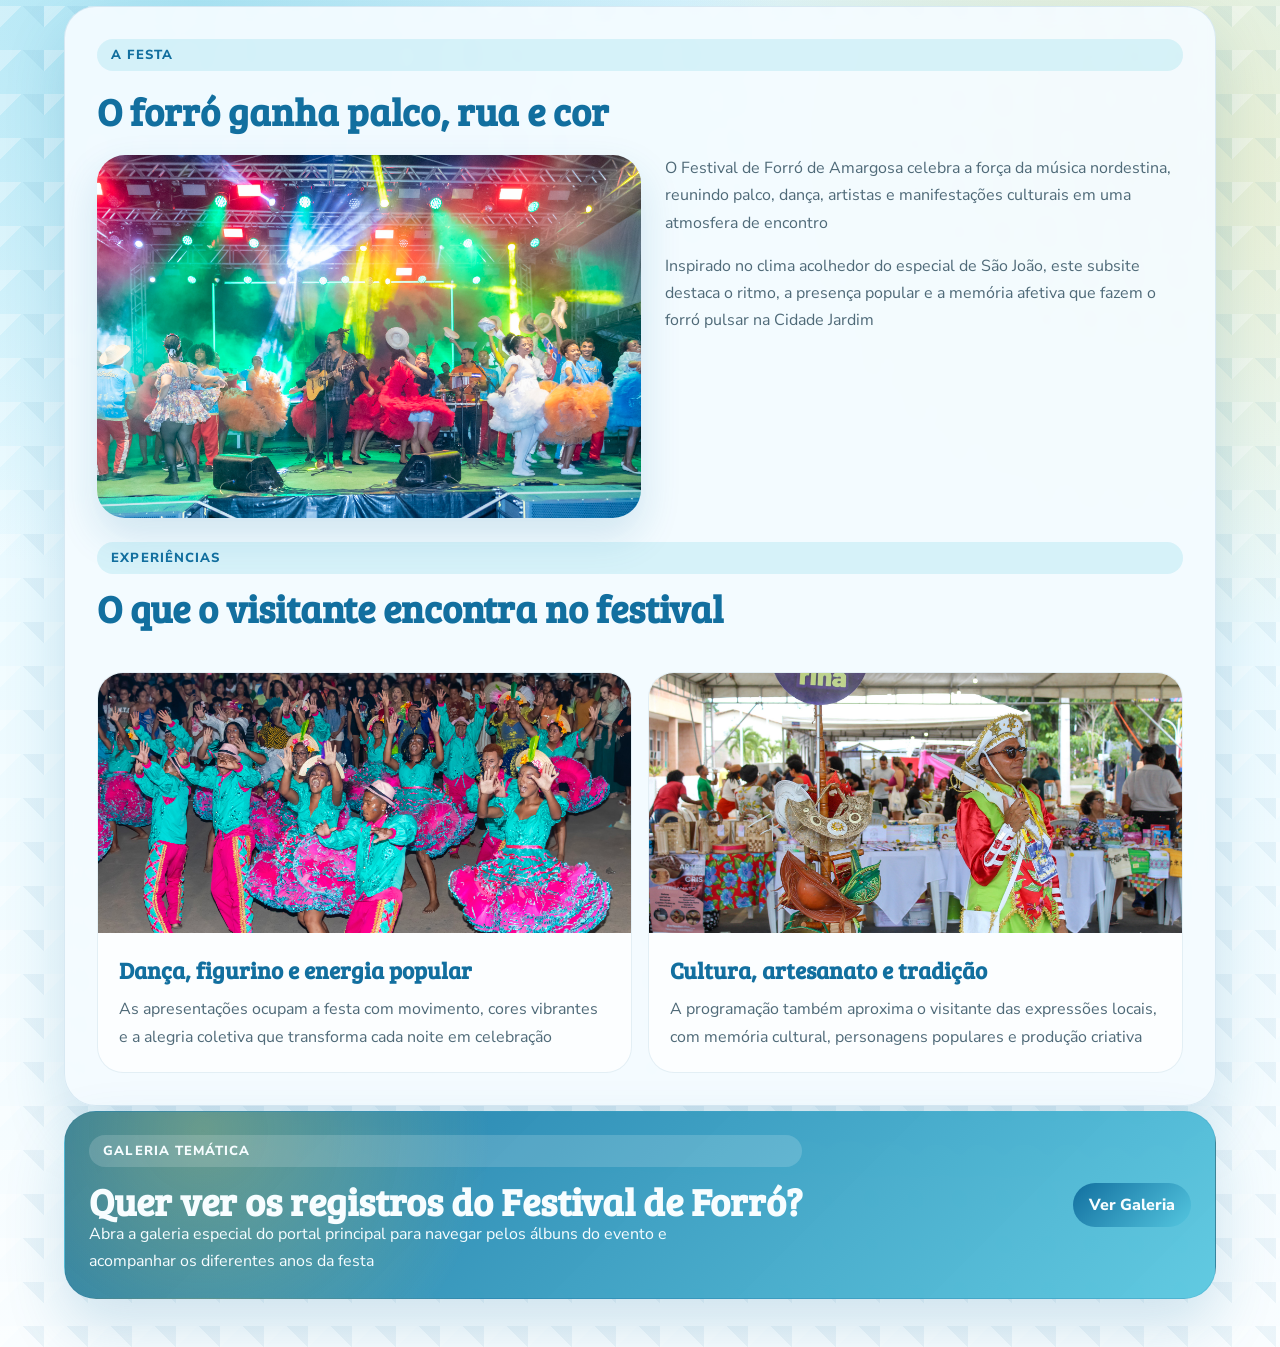
<file: festival-de-forro/index.html>
<!DOCTYPE html>
<html lang="pt-BR">
<head>
    <meta charset="UTF-8">
    <meta name="viewport" content="width=device-width, initial-scale=1.0">
    <title>Festival de Forr&oacute; de Amargosa</title>
    <meta name="description" content="Especial do Festival de Forr&oacute; de Amargosa com imagens, descri&ccedil;&otilde;es da festa e acesso &agrave; galeria tem&aacute;tica do portal de turismo.">
    <link rel="preconnect" href="https://fonts.googleapis.com">
    <link rel="preconnect" href="https://fonts.gstatic.com" crossorigin>
    <link href="https://fonts.googleapis.com/css2?family=Bree+Serif&family=Nunito+Sans:wght@400;600;700;800&display=swap" rel="stylesheet">
    <link rel="stylesheet" href="styles.css?v=20260412-2204">
</head>
<body>
    <div class="ff-shell">
        <main class="ff-main">
            <section class="ff-section ff-story ff-story--merged" aria-labelledby="festa-title">
                <div class="ff-story__header">
                    <span class="ff-section__eyebrow">A festa</span>
                    <h2 id="festa-title">O forr&oacute; ganha palco, rua e cor</h2>
                </div>

                <div class="ff-story__body">
                    <div class="ff-story__media">
                        <img src="../public/images/festival-forro/palco.jpg" alt="Apresenta&ccedil;&atilde;o do Festival de Forr&oacute; de Amargosa" loading="lazy" decoding="async">
                    </div>

                    <div class="ff-story__content">
                        <p>O Festival de Forr&oacute; de Amargosa celebra a for&ccedil;a da m&uacute;sica nordestina, reunindo palco, dan&ccedil;a, artistas e manifesta&ccedil;&otilde;es culturais em uma atmosfera de encontro</p>
                        <p>Inspirado no clima acolhedor do especial de S&atilde;o Jo&atilde;o, este subsite destaca o ritmo, a presen&ccedil;a popular e a mem&oacute;ria afetiva que fazem o forr&oacute; pulsar na Cidade Jardim</p>
                    </div>
                </div>

                <div class="ff-story__experience">
                    <div class="ff-section__heading">
                        <span class="ff-section__eyebrow">Experi&ecirc;ncias</span>
                        <h2 id="experiencia-title">O que o visitante encontra no festival</h2>
                    </div>

                    <div class="ff-experience__grid">
                        <article class="ff-experience__card">
                            <img src="../public/images/festival-forro/danca.jpg" alt="Quadrilha e dan&ccedil;arinos no Festival de Forr&oacute; de Amargosa" loading="lazy" decoding="async">
                            <div>
                                <h3>Dan&ccedil;a, figurino e energia popular</h3>
                                <p>As apresenta&ccedil;&otilde;es ocupam a festa com movimento, cores vibrantes e a alegria coletiva que transforma cada noite em celebra&ccedil;&atilde;o</p>
                            </div>
                        </article>

                        <article class="ff-experience__card">
                            <img src="../public/images/festival-forro/tradicao.jpg" alt="Personagem e feira cultural no Festival de Forr&oacute; de Amargosa" loading="lazy" decoding="async">
                            <div>
                                <h3>Cultura, artesanato e tradi&ccedil;&atilde;o</h3>
                                <p>A programa&ccedil;&atilde;o tamb&eacute;m aproxima o visitante das express&otilde;es locais, com mem&oacute;ria cultural, personagens populares e produ&ccedil;&atilde;o criativa</p>
                            </div>
                        </article>
                    </div>
                </div>
            </section>

            <section class="ff-section ff-gallery-cta" aria-labelledby="galeria-cta-title">
                <div>
                    <span class="ff-section__eyebrow">Galeria tem&aacute;tica</span>
                    <h2 id="galeria-cta-title">Quer ver os registros do Festival de Forr&oacute;?</h2>
                    <p>Abra a galeria especial do portal principal para navegar pelos &aacute;lbuns do evento e acompanhar os diferentes anos da festa</p>
                </div>

                <a class="ff-button ff-button--primary" href="../?gallery=festival-de-forro" target="_top" data-open-parent-gallery="festival-de-forro">Ver Galeria</a>
            </section>
        </main>
    </div>
    <script>
        document.querySelectorAll('[data-open-parent-gallery]').forEach((link) => {
            link.addEventListener('click', (event) => {
                const galleryKey = link.dataset.openParentGallery;

                if (!galleryKey || window.parent === window) {
                    return;
                }

                event.preventDefault();
                const targetOrigin = window.location.origin === 'null' ? '*' : window.location.origin;
                window.parent.postMessage({ type: 'amargosa-open-gallery', galleryKey }, targetOrigin);
            });
        });
    </script>
</body>
</html>
</file>
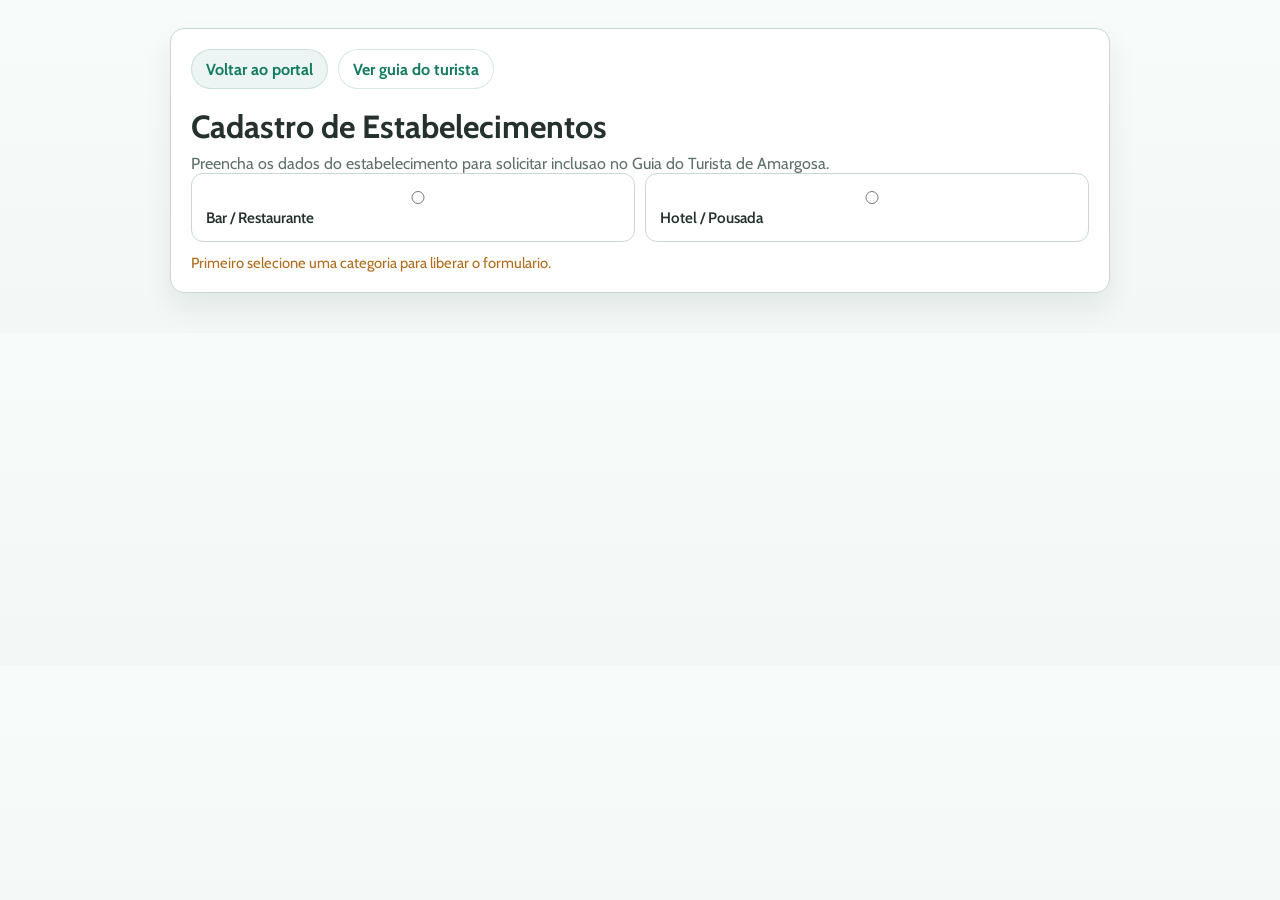
<file: formulario/index.html>
﻿<!DOCTYPE html>
<html lang="pt-BR">
<head>
  <meta charset="UTF-8">
  <meta name="viewport" content="width=device-width, initial-scale=1.0">
  <title>Cadastro de Estabelecimentos | Amargosa Turismo</title>
  <link rel="preconnect" href="https://fonts.googleapis.com">
  <link rel="preconnect" href="https://fonts.gstatic.com" crossorigin>
  <link href="https://fonts.googleapis.com/css2?family=Cabin:wght@400;500;600;700&display=swap" rel="stylesheet">
  <link rel="stylesheet" href="./formulario.css">
</head>
<body>
  <main class="page">
    <section class="panel">
      <div class="utility-links" aria-label="Atalhos do portal">
        <a class="utility-link" href="../">Voltar ao portal</a>
        <a class="utility-link utility-link--muted" href="../guia-do-turista.html">Ver guia do turista</a>
      </div>
      <h1>Cadastro de Estabelecimentos</h1>
      <p class="lead">Preencha os dados do estabelecimento para solicitar inclusao no Guia do Turista de Amargosa.</p>

      <div class="choice" role="radiogroup" aria-label="Tipo de estabelecimento">
        <label>
          <input type="radio" name="tipo" value="gastronomia">
          <span>Bar / Restaurante</span>
        </label>
        <label>
          <input type="radio" name="tipo" value="hotel">
          <span>Hotel / Pousada</span>
        </label>
      </div>
      <p class="tip" id="stepTip">Primeiro selecione uma categoria para liberar o formulario.</p>

      <div id="formWrap" hidden>
        <form id="cadastroForm">
          <div class="grid">
            <div class="field">
              <label for="nome">Nome do estabelecimento *</label>
              <input id="nome" name="nome" required>
            </div>
            <div class="field">
              <label for="cnpj">CNPJ</label>
              <input id="cnpj" name="cnpj" inputmode="numeric" placeholder="Ex: 00.000.000/0000-00">
            </div>

            <div class="field full">
              <label for="descricao">Descricao curta *</label>
              <textarea id="descricao" name="descricao" required></textarea>
            </div>

            <div class="field">
              <label for="logradouro">Rua / Avenida *</label>
              <input id="logradouro" name="logradouro" placeholder="Ex: Avenida Doutor Luis Sande" required>
            </div>
            <div class="field">
              <label for="numero">Numero *</label>
              <input id="numero" name="numero" placeholder="Ex: 196" required>
            </div>
            <div class="field">
              <label for="complemento">Complemento (opcional)</label>
              <input id="complemento" name="complemento" placeholder="Ex: Sala 02, fundos">
            </div>
            <div class="field">
              <label for="referencia">Ponto de referencia (opcional)</label>
              <input id="referencia" name="referencia" placeholder="Ex: Em frente a praca central">
            </div>
            <div class="field">
              <label for="bairro">Bairro *</label>
              <input id="bairro" name="bairro" placeholder="Ex: Centro" required>
            </div>

            <div class="field full">
              <label for="fotoArquivo">Foto do estabelecimento *</label>
              <input id="fotoArquivo" name="fotoArquivo" class="file-input-hidden" type="file" accept="image/*" capture="environment">
              <div class="upload-box">
                <button type="button" class="secondary upload-trigger" id="fotoBtn">Escolher foto</button>
                <span class="upload-name" id="fotoNome">Nenhuma foto selecionada</span>
                <div class="drop-zone" id="dropZone" tabindex="0" role="button" aria-label="Arraste e solte uma foto aqui ou toque para escolher">
                  Arraste a foto para ca ou toque aqui para escolher.
                </div>
                <div class="photo-preview" id="fotoPreviewWrap" hidden>
                  <img id="fotoPreview" alt="Preview da foto selecionada">
                </div>
              </div>
            </div>
          </div>

          <div class="grid category-fields" data-show="gastronomia" hidden>
            <div class="field">
              <label for="diaFuncionamento">Dia de funcionamento *</label>
              <input id="diaFuncionamento" name="diaFuncionamento" placeholder="Ex: Todos os dias ou nao funciona segunda-feira">
            </div>
            <div class="field">
              <label for="horario">Horario de atendimento *</label>
              <input id="horario" name="horario" inputmode="numeric" maxlength="15" placeholder="12561430">
            </div>
            <div class="field">
              <label for="gasExtra">Destaque (opcional)</label>
              <input id="gasExtra" name="gasExtra" placeholder="Ex: delivery disponivel">
            </div>
          </div>

          <div class="grid category-fields" data-show="hotel" hidden>
            <div class="field">
              <label for="statusHotel">Funcionamento da hospedagem *</label>
              <input id="statusHotel" name="statusHotel" placeholder="Ex: aberto todos os dias">
            </div>
            <div class="field">
              <label for="servicoHotel">Servico principal (opcional)</label>
              <input id="servicoHotel" name="servicoHotel" placeholder="Ex: cafe da manha incluso">
            </div>
            <div class="field">
              <label for="email">E-mail (opcional)</label>
              <input id="email" name="email" type="email" placeholder="contato@exemplo.com">
            </div>
          </div>

          <div class="grid">
            <div class="field">
              <label for="instagram">Instagram (opcional)</label>
              <input id="instagram" name="instagram" placeholder="https://www.instagram.com/...">
            </div>
            <div class="field">
              <label for="whatsapp">WhatsApp (numero ou link)</label>
              <input id="whatsapp" name="whatsapp" placeholder="Ex: 5575999999999">
            </div>
            <div class="field">
              <label for="telefone">Telefone (opcional)</label>
              <input id="telefone" name="telefone" placeholder="(75) 99999-9999">
            </div>
          </div>

          <div class="actions">
            <button type="submit">Enviar cadastro</button>
            <button type="reset" class="secondary">Limpar</button>
            <a class="button-link" href="../guia-do-turista.html">Abrir guia</a>
          </div>
        </form>

        <p class="form-feedback" id="formFeedback" hidden></p>
      </div>
    </section>
  </main>

  <script src="./formulario.js" defer></script>
</body>
</html>
</file>
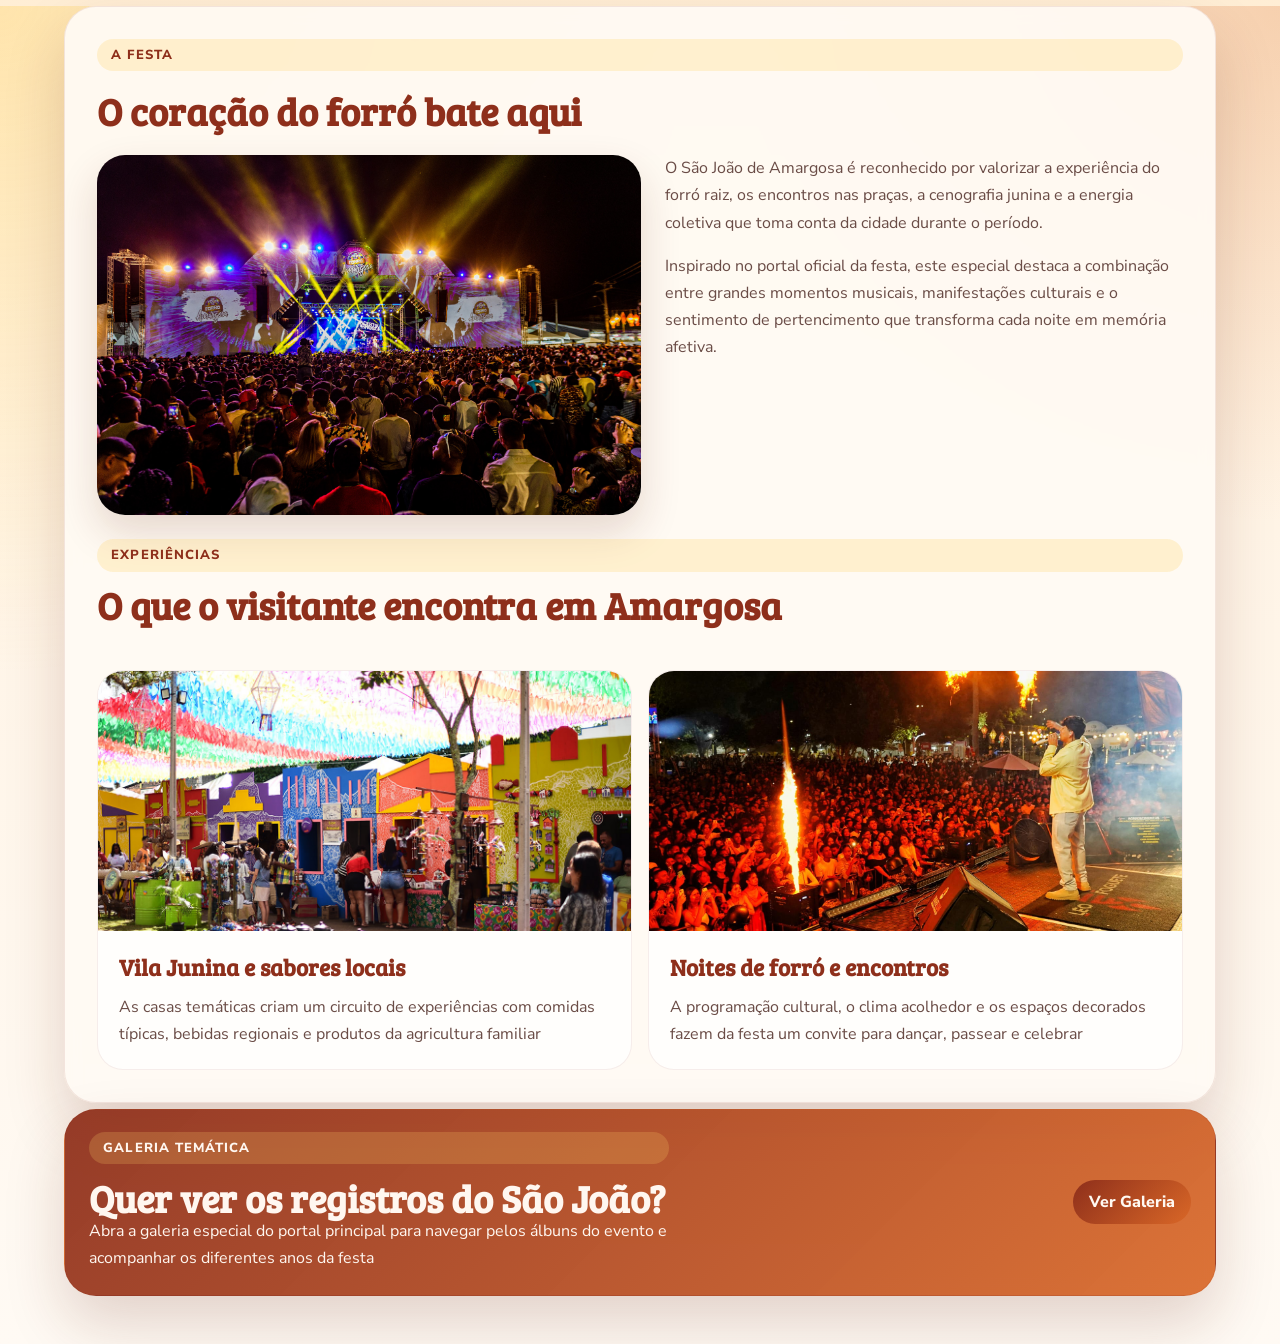
<file: sãojoão/index.html>
<!DOCTYPE html>
<html lang="pt-BR">
<head>
    <meta charset="UTF-8">
    <meta name="viewport" content="width=device-width, initial-scale=1.0">
    <title>S&atilde;o Jo&atilde;o de Amargosa</title>
    <meta name="description" content="Especial do S&atilde;o Jo&atilde;o de Amargosa com imagens, descri&ccedil;&otilde;es da festa e acesso &agrave; galeria tem&aacute;tica do portal de turismo.">
    <link rel="preconnect" href="https://fonts.googleapis.com">
    <link rel="preconnect" href="https://fonts.gstatic.com" crossorigin>
    <link href="https://fonts.googleapis.com/css2?family=Bree+Serif&family=Nunito+Sans:wght@400;600;700;800&display=swap" rel="stylesheet">
    <link rel="stylesheet" href="styles.css?v=20260412-2204">
</head>
<body>
    <div class="sj-shell">
        <main class="sj-main">
            <section class="sj-section sj-story sj-story--merged" aria-labelledby="festa-title">
                <div class="sj-story__header">
                    <span class="sj-section__eyebrow">A festa</span>
                    <h2 id="festa-title">O cora&ccedil;&atilde;o do forr&oacute; bate aqui</h2>
                </div>

                <div class="sj-story__body">
                    <div class="sj-story__media">
                        <img src="../public/images/sao-joao/hero.jpg" alt="Decora&ccedil;&atilde;o junina e p&uacute;blico em Amargosa" loading="lazy" decoding="async">
                    </div>

                    <div class="sj-story__content">
                        <p>O S&atilde;o Jo&atilde;o de Amargosa &eacute; reconhecido por valorizar a experi&ecirc;ncia do forr&oacute; raiz, os encontros nas pra&ccedil;as, a cenografia junina e a energia coletiva que toma conta da cidade durante o per&iacute;odo.</p>
                        <p>Inspirado no portal oficial da festa, este especial destaca a combina&ccedil;&atilde;o entre grandes momentos musicais, manifesta&ccedil;&otilde;es culturais e o sentimento de pertencimento que transforma cada noite em mem&oacute;ria afetiva.</p>
                    </div>
                </div>

                <div class="sj-story__experience">
                    <div class="sj-section__heading">
                        <span class="sj-section__eyebrow">Experi&ecirc;ncias</span>
                        <h2 id="experiencia-title">O que o visitante encontra em Amargosa</h2>
                    </div>

                    <div class="sj-experience__grid">
                        <article class="sj-experience__card">
                            <img src="../public/images/sao-joao/vila-junina.jpg" alt="Vila Junina do S&atilde;o Jo&atilde;o de Amargosa" loading="lazy" decoding="async">
                            <div>
                                <h3>Vila Junina e sabores locais</h3>
                                <p>As casas tem&aacute;ticas criam um circuito de experi&ecirc;ncias com comidas t&iacute;picas, bebidas regionais e produtos da agricultura familiar</p>
                            </div>
                        </article>

                        <article class="sj-experience__card">
                            <img src="../public/images/sao-joao-principais-eventos-2026.jpeg" alt="P&uacute;blico curtindo o S&atilde;o Jo&atilde;o de Amargosa" loading="lazy" decoding="async">
                            <div>
                                <h3>Noites de forr&oacute; e encontros</h3>
                                <p>A programa&ccedil;&atilde;o cultural, o clima acolhedor e os espa&ccedil;os decorados fazem da festa um convite para dan&ccedil;ar, passear e celebrar</p>
                            </div>
                        </article>
                    </div>
                </div>
            </section>

            <section class="sj-section sj-gallery-cta" aria-labelledby="galeria-cta-title">
                <div>
                    <span class="sj-section__eyebrow">Galeria tem&aacute;tica</span>
                    <h2 id="galeria-cta-title">Quer ver os registros do S&atilde;o Jo&atilde;o?</h2>
                    <p>Abra a galeria especial do portal principal para navegar pelos &aacute;lbuns do evento e acompanhar os diferentes anos da festa</p>
                </div>

                <a class="sj-button sj-button--primary" href="../index.html?gallery=sao-joao#galeria" target="_top" data-open-parent-gallery="sao-joao">Ver Galeria</a>
            </section>
        </main>
    </div>
    <script>
        document.querySelectorAll('[data-open-parent-gallery]').forEach((link) => {
            link.addEventListener('click', (event) => {
                const galleryKey = link.dataset.openParentGallery;

                if (!galleryKey || window.parent === window) {
                    return;
                }

                event.preventDefault();
                const targetOrigin = window.location.origin === 'null' ? '*' : window.location.origin;
                window.parent.postMessage({ type: 'amargosa-open-gallery', galleryKey }, targetOrigin);
            });
        });
    </script>
</body>
</html>
</file>
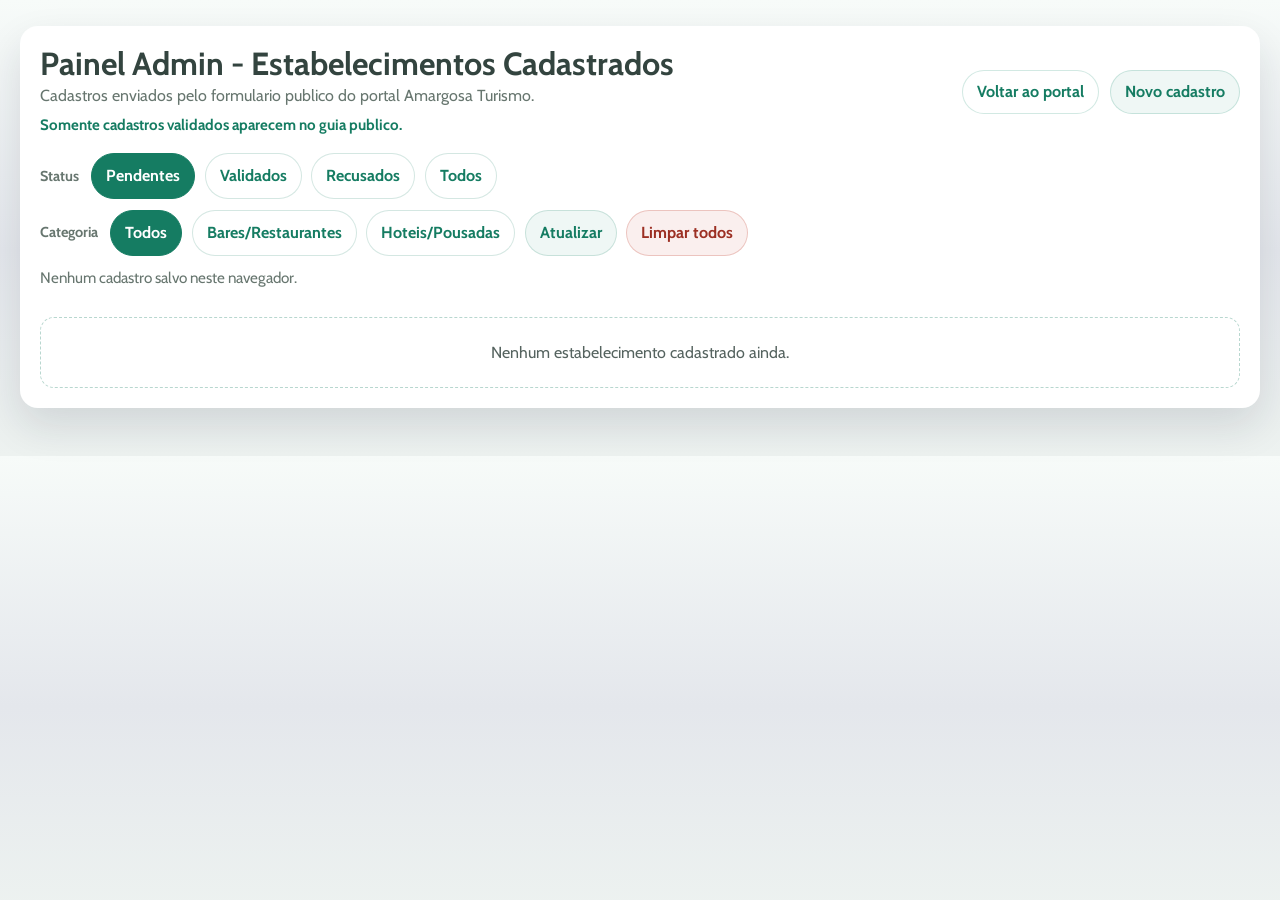
<file: portainer-repo/adminformulario/index.html>
﻿<!DOCTYPE html>
<html lang="pt-BR">
<head>
  <meta charset="UTF-8">
  <meta name="viewport" content="width=device-width, initial-scale=1.0">
  <title>Painel Admin de Cadastros | Amargosa Turismo</title>
  <link rel="preconnect" href="https://fonts.googleapis.com">
  <link rel="preconnect" href="https://fonts.gstatic.com" crossorigin>
  <link href="https://fonts.googleapis.com/css2?family=Cabin:wght@400;500;600;700&display=swap" rel="stylesheet">
  <link rel="stylesheet" href="./admin.css">
</head>
<body>
  <main class="admin-page">
    <section class="panel">
      <header class="admin-header">
        <div>
          <h1>Painel Admin - Estabelecimentos Cadastrados</h1>
          <p class="admin-intro">Cadastros enviados pelo formulario publico do portal Amargosa Turismo.</p>
          <p class="admin-note">Somente cadastros validados aparecem no guia publico.</p>
        </div>
        <div class="admin-header__actions">
          <a class="admin-link admin-link--ghost" href="../">Voltar ao portal</a>
          <a class="admin-link" href="../formulario/">Novo cadastro</a>
        </div>
      </header>

      <div class="toolbar-stack">
        <div class="toolbar" role="toolbar" aria-label="Filtro por status">
          <span class="toolbar-label">Status</span>
          <button class="filter-btn is-active" type="button" data-status-filter="pending">Pendentes</button>
          <button class="filter-btn" type="button" data-status-filter="approved">Validados</button>
          <button class="filter-btn" type="button" data-status-filter="rejected">Recusados</button>
          <button class="filter-btn" type="button" data-status-filter="todos">Todos</button>
        </div>

        <div class="toolbar" role="toolbar" aria-label="Filtros por categoria e acoes">
          <span class="toolbar-label">Categoria</span>
          <button class="filter-btn is-active" type="button" data-filter="todos">Todos</button>
          <button class="filter-btn" type="button" data-filter="gastronomia">Bares/Restaurantes</button>
          <button class="filter-btn" type="button" data-filter="hotel">Hoteis/Pousadas</button>
          <button class="neutral-btn" type="button" id="refreshBtn">Atualizar</button>
          <button class="danger-btn" type="button" id="clearBtn">Limpar todos</button>
        </div>
      </div>

      <p class="status-text" id="statusText"></p>

      <div class="cards-grid" id="cardsGrid"></div>

      <div class="empty-state" id="emptyState" hidden>
        Nenhum estabelecimento cadastrado ainda.
      </div>
    </section>
  </main>

  <dialog class="edit-dialog" id="editDialog">
    <form class="edit-form" id="editForm">
      <div class="edit-form__header">
        <div>
          <h2>Editar cadastro</h2>
          <p class="edit-hint" id="editHint">Salvar a edicao nao publica o card. A publicacao acontece ao validar.</p>
        </div>
        <button class="dialog-close" type="button" id="cancelEditBtn" aria-label="Fechar edicao">Fechar</button>
      </div>

      <input type="hidden" id="editRecordId" name="recordId">
      <input type="hidden" id="editCategory" name="category">

      <div class="edit-grid">
        <div class="field">
          <label for="editName">Nome</label>
          <input id="editName" name="name" required>
        </div>

        <div class="field field--full">
          <label for="editDescription">Descricao</label>
          <textarea id="editDescription" name="description" rows="4" required></textarea>
        </div>

        <div class="field field--full">
          <label for="editAddressLine">Endereco completo</label>
          <input id="editAddressLine" name="addressLine" placeholder="Rua, numero | Bairro | Cidade - UF | CEP">
        </div>

        <div class="field">
          <label for="editInstagram">Instagram</label>
          <input id="editInstagram" name="instagram" placeholder="https://instagram.com/...">
        </div>

        <div class="field">
          <label for="editWhatsapp">WhatsApp</label>
          <input id="editWhatsapp" name="whatsapp" placeholder="https://wa.me/...">
        </div>
      </div>

      <div class="edit-grid edit-grid--category" id="editGastronomyFields" hidden>
        <div class="field">
          <label for="editDaysLine">Dia de funcionamento</label>
          <input id="editDaysLine" name="daysLine" placeholder="Ex: Todos os dias ou nao funciona segunda-feira">
        </div>

        <div class="field">
          <label for="editHoursLine">Horario</label>
          <input id="editHoursLine" name="hoursLine" placeholder="Ex: 11h as 15h">
        </div>

        <div class="field">
          <label for="editSubtitle">Destaque</label>
          <input id="editSubtitle" name="subtitle" placeholder="Ex: delivery disponivel">
        </div>
      </div>

      <div class="edit-grid edit-grid--category" id="editHotelFields" hidden>
        <div class="field">
          <label for="editStatusLine">Funcionamento da hospedagem</label>
          <input id="editStatusLine" name="statusLine" placeholder="Ex: aberto todos os dias">
        </div>

        <div class="field">
          <label for="editServiceLine">Servico principal</label>
          <input id="editServiceLine" name="serviceLine" placeholder="Ex: cafe da manha incluso">
        </div>

        <div class="field">
          <label for="editEmail">E-mail</label>
          <input id="editEmail" name="email" type="email" placeholder="contato@exemplo.com">
        </div>

        <div class="field">
          <label for="editPhone">Telefone</label>
          <input id="editPhone" name="phone" placeholder="(75) 99999-9999">
        </div>
      </div>

      <div class="edit-form__footer">
        <button class="neutral-btn" type="button" id="closeEditBtn">Cancelar</button>
        <button class="admin-link" type="submit">Salvar edicao</button>
      </div>
    </form>
  </dialog>

  <script src="./admin.js" defer></script>
</body>
</html>
</file>
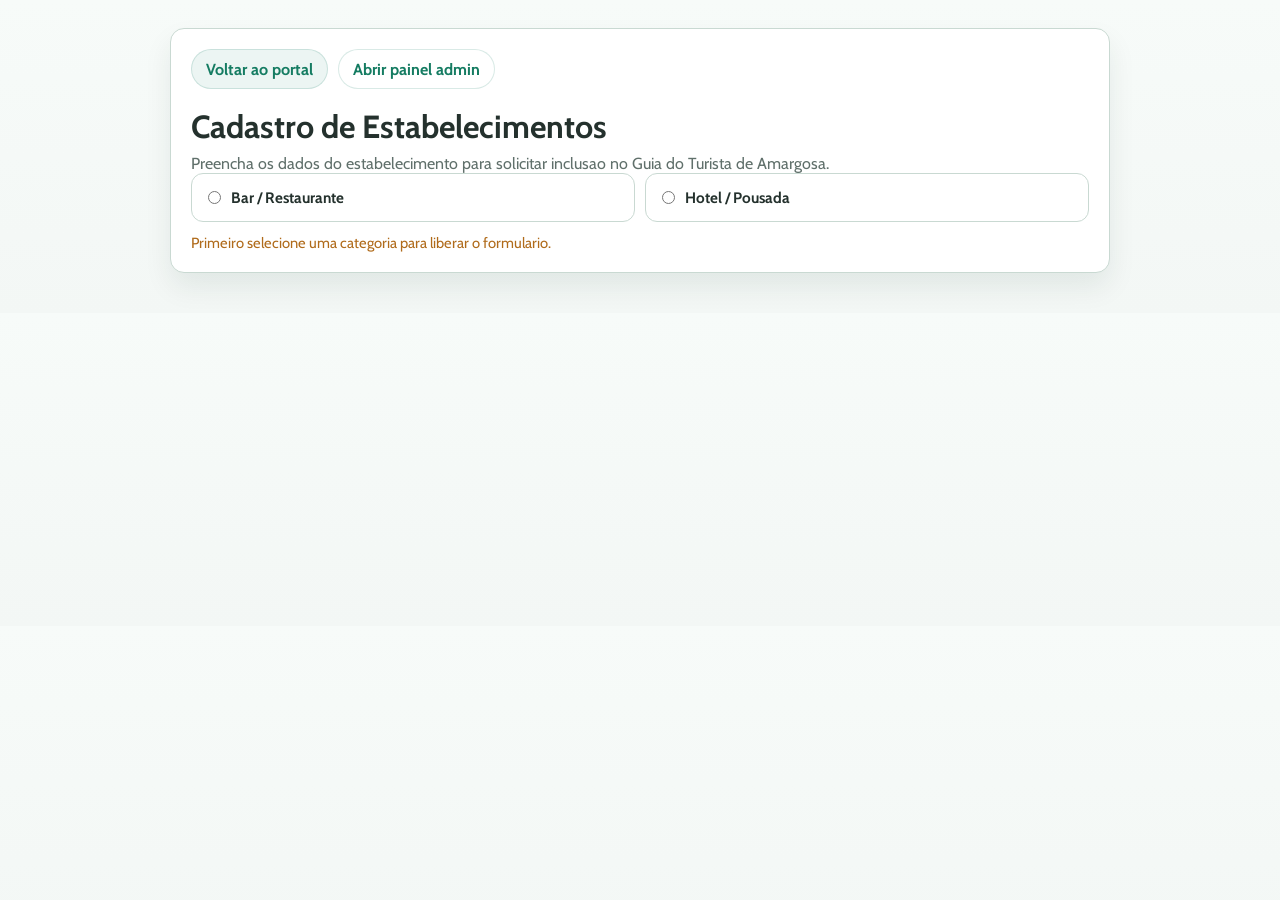
<file: portainer-repo/formulario/index.html>
﻿<!DOCTYPE html>
<html lang="pt-BR">
<head>
  <meta charset="UTF-8">
  <meta name="viewport" content="width=device-width, initial-scale=1.0">
  <title>Cadastro de Estabelecimentos | Amargosa Turismo</title>
  <link rel="preconnect" href="https://fonts.googleapis.com">
  <link rel="preconnect" href="https://fonts.gstatic.com" crossorigin>
  <link href="https://fonts.googleapis.com/css2?family=Cabin:wght@400;500;600;700&display=swap" rel="stylesheet">
  <link rel="stylesheet" href="./formulario.css">
</head>
<body>
  <main class="page">
    <section class="panel">
      <div class="utility-links" aria-label="Atalhos do portal">
        <a class="utility-link" href="../">Voltar ao portal</a>
        <a class="utility-link utility-link--muted" href="../adminformulario/">Abrir painel admin</a>
      </div>
      <h1>Cadastro de Estabelecimentos</h1>
      <p class="lead">Preencha os dados do estabelecimento para solicitar inclusao no Guia do Turista de Amargosa.</p>

      <div class="choice" role="radiogroup" aria-label="Tipo de estabelecimento">
        <label>
          <input type="radio" name="tipo" value="gastronomia">
          <span>Bar / Restaurante</span>
        </label>
        <label>
          <input type="radio" name="tipo" value="hotel">
          <span>Hotel / Pousada</span>
        </label>
      </div>
      <p class="tip" id="stepTip">Primeiro selecione uma categoria para liberar o formulario.</p>

      <div id="formWrap" hidden>
        <form id="cadastroForm">
          <div class="grid">
            <div class="field">
              <label for="nome">Nome do estabelecimento *</label>
              <input id="nome" name="nome" required>
            </div>
            <div class="field">
              <label for="cnpj">CNPJ</label>
              <input id="cnpj" name="cnpj" inputmode="numeric" placeholder="Ex: 00.000.000/0000-00">
            </div>

            <div class="field full">
              <label for="descricao">Descricao curta *</label>
              <textarea id="descricao" name="descricao" required></textarea>
            </div>

            <div class="field">
              <label for="logradouro">Rua / Avenida *</label>
              <input id="logradouro" name="logradouro" placeholder="Ex: Avenida Doutor Luis Sande" required>
            </div>
            <div class="field">
              <label for="numero">Numero *</label>
              <input id="numero" name="numero" placeholder="Ex: 196" required>
            </div>
            <div class="field">
              <label for="complemento">Complemento (opcional)</label>
              <input id="complemento" name="complemento" placeholder="Ex: Sala 02, fundos">
            </div>
            <div class="field">
              <label for="referencia">Ponto de referencia (opcional)</label>
              <input id="referencia" name="referencia" placeholder="Ex: Em frente a praca central">
            </div>
            <div class="field">
              <label for="bairro">Bairro *</label>
              <input id="bairro" name="bairro" placeholder="Ex: Centro" required>
            </div>

            <div class="field full">
              <label for="fotoArquivo">Foto do estabelecimento *</label>
              <input id="fotoArquivo" name="fotoArquivo" class="file-input-hidden" type="file" accept="image/*" capture="environment">
              <div class="upload-box">
                <button type="button" class="secondary upload-trigger" id="fotoBtn">Escolher foto</button>
                <span class="upload-name" id="fotoNome">Nenhuma foto selecionada</span>
                <div class="drop-zone" id="dropZone" tabindex="0" role="button" aria-label="Arraste e solte uma foto aqui ou toque para escolher">
                  Arraste a foto para ca ou toque aqui para escolher.
                </div>
                <div class="photo-preview" id="fotoPreviewWrap" hidden>
                  <img id="fotoPreview" alt="Preview da foto selecionada">
                </div>
              </div>
            </div>
          </div>

          <div class="grid category-fields" data-show="gastronomia" hidden>
            <div class="field">
              <label for="diaFuncionamento">Dia de funcionamento *</label>
              <input id="diaFuncionamento" name="diaFuncionamento" placeholder="Ex: Todos os dias ou nao funciona segunda-feira">
            </div>
            <div class="field">
              <label for="horario">Horario de atendimento *</label>
              <input id="horario" name="horario" inputmode="numeric" maxlength="15" placeholder="12561430">
            </div>
            <div class="field">
              <label for="gasExtra">Destaque (opcional)</label>
              <input id="gasExtra" name="gasExtra" placeholder="Ex: delivery disponivel">
            </div>
          </div>

          <div class="grid category-fields" data-show="hotel" hidden>
            <div class="field">
              <label for="statusHotel">Funcionamento da hospedagem *</label>
              <input id="statusHotel" name="statusHotel" placeholder="Ex: aberto todos os dias">
            </div>
            <div class="field">
              <label for="servicoHotel">Servico principal (opcional)</label>
              <input id="servicoHotel" name="servicoHotel" placeholder="Ex: cafe da manha incluso">
            </div>
            <div class="field">
              <label for="email">E-mail (opcional)</label>
              <input id="email" name="email" type="email" placeholder="contato@exemplo.com">
            </div>
          </div>

          <div class="grid">
            <div class="field">
              <label for="instagram">Instagram (opcional)</label>
              <input id="instagram" name="instagram" placeholder="https://www.instagram.com/...">
            </div>
            <div class="field">
              <label for="whatsapp">WhatsApp (numero ou link)</label>
              <input id="whatsapp" name="whatsapp" placeholder="Ex: 5575999999999">
            </div>
            <div class="field">
              <label for="telefone">Telefone (opcional)</label>
              <input id="telefone" name="telefone" placeholder="(75) 99999-9999">
            </div>
          </div>

          <div class="actions">
            <button type="submit">Enviar cadastro</button>
            <button type="reset" class="secondary">Limpar</button>
            <a class="button-link" href="../adminformulario/">Ir para Admin</a>
          </div>
        </form>

        <p class="form-feedback" id="formFeedback" hidden></p>
      </div>
    </section>
  </main>

  <script src="./formulario.js" defer></script>
</body>
</html>
</file>
<file: festival-de-forro/styles.css>
:root {
    --ff-bg: #e6f7ff;
    --ff-surface: rgba(244, 251, 255, 0.94);
    --ff-surface-strong: rgba(232, 247, 255, 0.98);
    --ff-text: #113044;
    --ff-muted: #4f6a78;
    --ff-primary: #126f9f;
    --ff-secondary: #54c6df;
    --ff-accent: #f8d34a;
    --ff-coral: #e4549a;
    --ff-shadow: 0 28px 60px rgba(18, 111, 159, 0.18);
}

* {
    box-sizing: border-box;
}

html {
    scroll-behavior: smooth;
}

body {
    margin: 0;
    min-height: 100vh;
    font-family: 'Nunito Sans', sans-serif;
    color: var(--ff-text);
    background:
        radial-gradient(circle at 15% 0%, rgba(84, 198, 223, 0.38), transparent 34%),
        radial-gradient(circle at 90% 12%, rgba(248, 211, 74, 0.28), transparent 30%),
        linear-gradient(180deg, rgba(223, 246, 255, 0.96) 0%, rgba(235, 250, 255, 0.98) 48%, rgba(249, 253, 255, 1) 100%);
}

a {
    color: inherit;
}

.ff-shell {
    min-height: 100vh;
    background:
        linear-gradient(135deg, rgba(255, 255, 255, 0.32) 25%, transparent 25%) 0 0 / 44px 44px,
        linear-gradient(225deg, rgba(18, 111, 159, 0.06) 25%, transparent 25%) 0 0 / 44px 44px;
}

.ff-section__eyebrow {
    display: flex;
    align-items: center;
    gap: 0.45rem;
    width: 100%;
    margin-bottom: 0.85rem;
    padding: 0.45rem 0.9rem;
    border-radius: 999px;
    background: rgba(84, 198, 223, 0.18);
    color: var(--ff-primary);
    font-size: 0.82rem;
    font-weight: 800;
    letter-spacing: 0.08em;
    text-transform: uppercase;
}

.ff-section h2,
.ff-experience__card h3 {
    font-family: 'Bree Serif', serif;
}

.ff-button {
    display: inline-flex;
    align-items: center;
    justify-content: center;
    min-height: 52px;
    padding: 0.85rem 1.35rem;
    border-radius: 999px;
    text-decoration: none;
    font-weight: 800;
    transition: transform 0.24s ease, box-shadow 0.24s ease, background-color 0.24s ease;
}

.ff-button:hover,
.ff-button:focus-visible {
    transform: translateY(-2px);
    box-shadow: 0 14px 30px rgba(18, 111, 159, 0.18);
}

.ff-button--primary {
    background: linear-gradient(135deg, var(--ff-primary), var(--ff-secondary));
    color: #f7fdff;
}

.ff-main {
    max-width: 1200px;
    margin: 0 auto;
    padding: 0 1.5rem 3rem;
}

.ff-section {
    margin-top: 0.35rem;
    padding: 2rem;
    border: 1px solid rgba(18, 111, 159, 0.12);
    border-radius: 32px;
    background: var(--ff-surface);
    box-shadow: var(--ff-shadow);
    backdrop-filter: blur(8px);
}

.ff-section__heading {
    margin-bottom: 1.5rem;
}

.ff-section h2 {
    margin: 0;
    font-size: clamp(2rem, 3vw, 3rem);
    line-height: 1.05;
    color: var(--ff-primary);
}

.ff-story__content p,
.ff-experience__card p,
.ff-gallery-cta p {
    margin: 0;
    line-height: 1.7;
    color: var(--ff-muted);
}

.ff-story {
    display: grid;
    gap: 1.5rem;
}

.ff-story--merged {
    align-items: start;
}

.ff-story__header {
    display: grid;
    gap: 0.4rem;
}

.ff-story__body {
    display: grid;
    grid-template-columns: minmax(0, 1.05fr) minmax(0, 1fr);
    gap: 1.5rem;
    align-items: start;
}

.ff-story__media img,
.ff-experience__card img {
    width: 100%;
    display: block;
    object-fit: cover;
}

.ff-story__media img {
    min-height: 360px;
    border-radius: 28px;
    box-shadow: 0 18px 40px rgba(18, 111, 159, 0.16);
}

.ff-story__content {
    display: grid;
    gap: 1rem;
}

.ff-story__experience {
    display: grid;
    gap: 1.25rem;
}

.ff-experience__grid {
    display: grid;
    grid-template-columns: repeat(2, minmax(0, 1fr));
    gap: 1rem;
}

.ff-experience__card {
    overflow: hidden;
    border-radius: 26px;
    background: rgba(255, 255, 255, 0.74);
    border: 1px solid rgba(18, 111, 159, 0.1);
}

.ff-experience__card img {
    height: 260px;
}

.ff-experience__card div {
    padding: 1.3rem;
}

.ff-experience__card h3 {
    margin: 0 0 0.65rem;
    font-size: 1.45rem;
    color: var(--ff-primary);
}

.ff-gallery-cta {
    display: flex;
    align-items: center;
    justify-content: space-between;
    gap: 1rem;
    padding: 1.4rem 1.5rem;
    background:
        radial-gradient(circle at 12% 10%, rgba(248, 211, 74, 0.32), transparent 28%),
        linear-gradient(135deg, rgba(18, 111, 159, 0.95), rgba(84, 198, 223, 0.92));
    color: #f7fdff;
    text-decoration: none;
    cursor: pointer;
    transition: transform 0.24s ease, box-shadow 0.24s ease;
}

.ff-gallery-cta .ff-section__eyebrow,
.ff-gallery-cta h2,
.ff-gallery-cta p {
    color: inherit;
}

.ff-gallery-cta .ff-section__eyebrow {
    background: rgba(255, 255, 255, 0.16);
}

.ff-gallery-cta p {
    max-width: 58ch;
}

.ff-gallery-cta:hover,
.ff-gallery-cta:focus-visible {
    transform: translateY(-2px);
    box-shadow: 0 18px 34px rgba(18, 111, 159, 0.18);
}

.ff-gallery-cta:focus-visible {
    outline: 3px solid rgba(84, 198, 223, 0.18);
    outline-offset: 4px;
}

.ff-gallery-cta .ff-button {
    min-height: 44px;
    padding: 0.7rem 1rem;
}

@media (max-width: 1080px) {
    .ff-story__body {
        grid-template-columns: 1fr;
    }

    .ff-experience__grid {
        grid-template-columns: 1fr;
    }

    .ff-gallery-cta {
        flex-direction: column;
        align-items: flex-start;
    }
}

@media (max-width: 720px) {
    .ff-main {
        padding-left: 1rem;
        padding-right: 1rem;
    }

    .ff-section {
        padding: 1.3rem;
        border-radius: 24px;
    }

    .ff-story__media img,
    .ff-experience__card img {
        min-height: 240px;
        height: 240px;
    }

    .ff-gallery-cta .ff-button {
        width: auto;
    }

    .ff-button {
        width: 100%;
    }
}
</file>
<file: formulario/formulario.css>
﻿:root {
  --bg: #f3f7f5;
  --surface: #ffffff;
  --primary: #157c62;
  --primary-soft: #e2f2ee;
  --text: #24312d;
  --muted: #60706b;
  --line: #c9d9d2;
  --warning: #b06b1b;
}

* {
  box-sizing: border-box;
}

body {
  margin: 0;
  font-family: "Cabin", "Segoe UI", Tahoma, sans-serif;
  background: linear-gradient(180deg, #f7fbf9 0%, var(--bg) 100%);
  color: var(--text);
}

.page {
  width: min(940px, calc(100% - 32px));
  margin: 28px auto 40px;
}

.panel {
  background: var(--surface);
  border: 1px solid var(--line);
  border-radius: 14px;
  padding: 20px;
  box-shadow: 0 14px 28px rgba(16, 53, 43, 0.08);
}

.utility-links {
  display: flex;
  flex-wrap: wrap;
  gap: 10px;
  margin-bottom: 18px;
}

.utility-link {
  display: inline-flex;
  align-items: center;
  justify-content: center;
  min-height: 40px;
  padding: 0 14px;
  border-radius: 999px;
  border: 1px solid rgba(21, 124, 98, 0.16);
  background: rgba(21, 124, 98, 0.08);
  color: var(--primary);
  font-weight: 700;
  text-decoration: none;
}

.utility-link--muted {
  background: #fff;
}

h1 {
  margin: 0 0 8px;
  font-size: clamp(1.5rem, 2.5vw, 2rem);
}

p.lead {
  margin: 0;
  color: var(--muted);
}

.choice {
  display: grid;
  gap: 10px;
  grid-template-columns: repeat(auto-fit, minmax(220px, 1fr));
  margin-bottom: 12px;
}

.choice label {
  border: 1px solid var(--line);
  border-radius: 12px;
  padding: 14px;
  cursor: pointer;
  display: block;
  transition: 0.2s ease;
  background: #fff;
}

.choice label:hover {
  border-color: var(--primary);
  background: #f9fffd;
}

.choice input {
  margin-right: 8px;
}

.tip {
  margin: 0;
  color: var(--warning);
  font-size: 0.92rem;
}

#formWrap[hidden] {
  display: none;
}

form {
  margin-top: 18px;
  display: grid;
  gap: 14px;
}

.grid {
  display: grid;
  gap: 12px;
  grid-template-columns: repeat(2, minmax(0, 1fr));
}

.field {
  display: grid;
  gap: 6px;
}

.field.full {
  grid-column: 1 / -1;
}

label {
  font-size: 0.95rem;
  font-weight: 600;
}

input,
textarea {
  width: 100%;
  border: 1px solid #b8c9c1;
  border-radius: 8px;
  padding: 10px 12px;
  font: inherit;
  color: var(--text);
  background: #fff;
}

textarea {
  resize: vertical;
  min-height: 84px;
}

input:focus,
textarea:focus {
  outline: 2px solid #85c5b4;
  border-color: var(--primary);
}

.category-fields[hidden] {
  display: none;
}

.file-input-hidden {
  position: absolute;
  width: 1px;
  height: 1px;
  opacity: 0;
  pointer-events: none;
}

.upload-box {
  display: grid;
  gap: 8px;
}

.upload-trigger {
  width: max-content;
}

.upload-name {
  color: var(--muted);
  font-size: 0.9rem;
}

.drop-zone {
  border: 2px dashed #9fb8af;
  border-radius: 10px;
  padding: 14px;
  color: #3c4d47;
  background: #fbfdfc;
  text-align: center;
  cursor: pointer;
  transition: 0.18s ease;
  user-select: none;
}

.drop-zone:hover,
.drop-zone:focus-visible,
.drop-zone.is-dragover {
  border-color: var(--primary);
  background: #eef9f5;
  outline: none;
}

.drop-zone.has-file {
  border-style: solid;
}

.photo-preview {
  border: 1px solid #c8d9d2;
  border-radius: 10px;
  overflow: hidden;
  background: #f6fbf9;
}

.photo-preview[hidden] {
  display: none;
}

.photo-preview img {
  display: block;
  width: 100%;
  max-height: 280px;
  object-fit: cover;
}

.actions {
  display: flex;
  flex-wrap: wrap;
  gap: 10px;
  margin-top: 4px;
}

button,
.button-link {
  border: 0;
  border-radius: 999px;
  padding: 11px 16px;
  font: inherit;
  font-weight: 700;
  cursor: pointer;
  text-decoration: none;
  display: inline-flex;
  align-items: center;
  justify-content: center;
  min-height: 44px;
}

button[type="submit"] {
  background: var(--primary);
  color: #fff;
}

button.secondary,
.button-link {
  background: var(--primary-soft);
  color: var(--primary);
}

.utility-link:hover,
.utility-link:focus-visible,
button:hover,
.button-link:hover,
button:focus-visible,
.button-link:focus-visible {
  transform: translateY(-1px);
}

.form-feedback {
  margin: 14px 0 0;
  border-radius: 10px;
  border: 1px solid #a6cdbc;
  background: #eef9f5;
  color: #0d5d47;
  padding: 12px;
  font-weight: 600;
}

.form-feedback.error {
  border-color: #e5c2bf;
  background: #fff4f3;
  color: #9a2f28;
}

@media (max-width: 760px) {
  .utility-links {
    flex-direction: column;
  }

  .grid {
    grid-template-columns: 1fr;
  }

  .actions {
    flex-direction: column;
  }

  .actions button,
  .actions .button-link,
  .upload-trigger {
    width: 100%;
  }
}
</file>
<file: sãojoão/styles.css>
:root {
    --sj-bg: #fff4e6;
    --sj-surface: rgba(255, 250, 244, 0.94);
    --sj-surface-strong: rgba(255, 246, 233, 0.98);
    --sj-text: #3c1b17;
    --sj-muted: #6a4c46;
    --sj-primary: #8e2f1b;
    --sj-secondary: #d96727;
    --sj-accent: #ffd56a;
    --sj-green: #2f6c53;
    --sj-shadow: 0 28px 60px rgba(97, 31, 14, 0.18);
}

* {
    box-sizing: border-box;
}

html {
    scroll-behavior: smooth;
}

body {
    margin: 0;
    min-height: 100vh;
    font-family: 'Nunito Sans', sans-serif;
    color: var(--sj-text);
    background: linear-gradient(180deg, rgba(255, 236, 208, 0.9) 0%, rgba(255, 244, 230, 0.96) 42%, rgba(255, 250, 244, 1) 100%);
}

a {
    color: inherit;
}

.sj-shell {
    position: relative;
    min-height: 100vh;
    background:
        radial-gradient(circle at top left, rgba(255, 213, 106, 0.38), transparent 36%),
        radial-gradient(circle at top right, rgba(217, 103, 39, 0.22), transparent 28%);
}

.sj-section__eyebrow {
    display: flex;
    align-items: center;
    gap: 0.45rem;
    width: 100%;
    margin-bottom: 0.85rem;
    padding: 0.45rem 0.9rem;
    border-radius: 999px;
    background: rgba(255, 213, 106, 0.26);
    color: var(--sj-primary);
    font-size: 0.82rem;
    font-weight: 800;
    letter-spacing: 0.08em;
    text-transform: uppercase;
}

.sj-section h2,
.sj-experience__card h3 {
    font-family: 'Bree Serif', serif;
}

.sj-button {
    display: inline-flex;
    align-items: center;
    justify-content: center;
    min-height: 52px;
    padding: 0.85rem 1.35rem;
    border-radius: 999px;
    text-decoration: none;
    font-weight: 800;
    transition: transform 0.24s ease, box-shadow 0.24s ease, background-color 0.24s ease;
}

.sj-button:hover,
.sj-button:focus-visible {
    transform: translateY(-2px);
    box-shadow: 0 14px 30px rgba(97, 31, 14, 0.18);
}

.sj-button--primary {
    background: linear-gradient(135deg, var(--sj-primary), var(--sj-secondary));
    color: #fff9f2;
}

.sj-button--secondary {
    background: rgba(255, 249, 242, 0.78);
    color: var(--sj-primary);
    border: 1px solid rgba(142, 47, 27, 0.14);
}

.sj-main {
    position: relative;
    z-index: 1;
    max-width: 1200px;
    margin: 0 auto;
    padding: 0 1.5rem 3rem;
}

.sj-section {
    position: relative;
    overflow: hidden;
    margin-top: 0.35rem;
    padding: 2rem;
    border: 1px solid rgba(142, 47, 27, 0.1);
    border-radius: 32px;
    background: var(--sj-surface);
    box-shadow: var(--sj-shadow);
    backdrop-filter: blur(8px);
}

.sj-section__heading {
    margin-bottom: 1.5rem;
}

.sj-section h2 {
    margin: 0;
    font-size: clamp(2rem, 3vw, 3rem);
    line-height: 1.05;
    color: var(--sj-primary);
}

.sj-experience__grid {
    display: grid;
    gap: 1rem;
}

.sj-experience__card h3 {
    margin: 0 0 0.65rem;
    font-size: 1.45rem;
    color: var(--sj-primary);
}

.sj-story__content p,
.sj-experience__card p,
.sj-gallery-cta p {
    margin: 0;
    line-height: 1.7;
    color: var(--sj-muted);
}

.sj-story {
    display: grid;
    gap: 1.5rem;
    padding-top: 2rem;
}

.sj-story--merged {
    align-items: start;
}

.sj-story__header {
    display: grid;
    gap: 0.4rem;
}

.sj-story__body {
    display: grid;
    grid-template-columns: minmax(0, 1.05fr) minmax(0, 1fr);
    gap: 1.5rem;
    align-items: start;
}

.sj-story__media img,
.sj-experience__card img {
    width: 100%;
    display: block;
    object-fit: cover;
}

.sj-story__media img {
    min-height: 360px;
    border-radius: 28px;
    box-shadow: 0 18px 40px rgba(97, 31, 14, 0.16);
}

.sj-story__content {
    display: grid;
    gap: 1rem;
}

.sj-story__experience {
    display: grid;
    gap: 1.25rem;
}

.sj-experience__grid {
    grid-template-columns: repeat(2, minmax(0, 1fr));
}

.sj-experience__card {
    overflow: hidden;
    border-radius: 26px;
    background: rgba(255, 255, 255, 0.72);
    border: 1px solid rgba(142, 47, 27, 0.08);
}

.sj-experience__card img {
    height: 260px;
}

.sj-experience__card div {
    padding: 1.3rem;
}

.sj-gallery-cta {
    display: flex;
    align-items: center;
    justify-content: space-between;
    gap: 1rem;
    padding: 1.4rem 1.5rem;
    background: linear-gradient(135deg, rgba(142, 47, 27, 0.94), rgba(217, 103, 39, 0.92));
    color: #fff7f0;
    text-decoration: none;
    cursor: pointer;
    transition: transform 0.24s ease, box-shadow 0.24s ease;
}

.sj-gallery-cta .sj-section__eyebrow,
.sj-gallery-cta h2,
.sj-gallery-cta p {
    color: inherit;
}

.sj-gallery-cta .sj-section__eyebrow {
    background: rgba(255, 213, 106, 0.2);
}

.sj-gallery-cta p {
    max-width: 58ch;
}

.sj-gallery-cta:hover,
.sj-gallery-cta:focus-visible {
    transform: translateY(-2px);
    box-shadow: 0 18px 34px rgba(97, 31, 14, 0.18);
}

.sj-gallery-cta:focus-visible {
    outline: 3px solid rgba(255, 213, 106, 0.18);
    outline-offset: 4px;
}

.sj-gallery-cta .sj-button {
    min-height: 44px;
    padding: 0.7rem 1rem;
}

@media (max-width: 1080px) {
    .sj-story__body {
        grid-template-columns: 1fr;
    }

    .sj-experience__grid {
        grid-template-columns: 1fr;
    }

    .sj-gallery-cta {
        flex-direction: column;
        align-items: flex-start;
    }
}

@media (max-width: 720px) {
    .sj-main {
        padding-left: 1rem;
        padding-right: 1rem;
    }

    .sj-section {
        padding: 1.3rem;
        border-radius: 24px;
    }

    .sj-story__media img,
    .sj-experience__card img {
        min-height: 240px;
        height: 240px;
    }

    .sj-gallery-cta .sj-button {
        width: auto;
    }

    .sj-button {
        width: 100%;
    }
}
</file>
<file: portainer-repo/adminformulario/admin.css>
﻿:root {
  --primary-color: #157c62;
  --secondary-color: #339a80;
  --text-color: #33443f;
  --body-muted: #55635f;
  --muted-text: #67766f;
  --light-bg: #e4e7ec;
  --white: #ffffff;
  --shadow: 0 18px 40px rgba(26, 37, 46, 0.12);
  --transition: all 0.28s ease;
}

* {
  box-sizing: border-box;
  margin: 0;
  padding: 0;
}

body {
  font-family: "Cabin", sans-serif;
  line-height: 1.6;
  color: var(--text-color);
  background: linear-gradient(180deg, #f7fbf9 0%, var(--light-bg) 55%, #edf2f0 100%);
}

img {
  display: block;
  max-width: 100%;
}

.sr-only {
  position: absolute;
  width: 1px;
  height: 1px;
  padding: 0;
  margin: -1px;
  overflow: hidden;
  clip: rect(0, 0, 0, 0);
  white-space: nowrap;
  border: 0;
}

.admin-page {
  width: min(1240px, calc(100% - 40px));
  margin: 26px auto 48px;
}

.panel,
.attraction-card {
  background: var(--white);
  border-radius: 18px;
  box-shadow: var(--shadow);
}

.panel {
  padding: 20px;
}

.admin-header {
  display: flex;
  align-items: center;
  justify-content: space-between;
  gap: 1rem;
  margin-bottom: 16px;
}

.admin-header__actions {
  display: flex;
  flex-wrap: wrap;
  gap: 0.7rem;
}

.admin-header h1 {
  font-size: clamp(1.3rem, 2.6vw, 2rem);
  line-height: 1.15;
}

.admin-intro {
  color: var(--muted-text);
}

.admin-note {
  margin-top: 0.3rem;
  color: var(--primary-color);
  font-size: 0.94rem;
  font-weight: 700;
}

.toolbar-stack {
  display: grid;
  gap: 0.7rem;
  margin-bottom: 10px;
}

.admin-link {
  display: inline-flex;
  align-items: center;
  justify-content: center;
  min-height: 44px;
  padding: 0 14px;
  border-radius: 999px;
  background: rgba(51, 154, 128, 0.08);
  border: 1px solid rgba(51, 154, 128, 0.22);
  color: var(--primary-color);
  text-decoration: none;
  font-weight: 700;
  transition: var(--transition);
}

.admin-link:hover,
.admin-link:focus-visible {
  transform: translateY(-2px);
}

.admin-link--ghost {
  background: var(--white);
}

.toolbar {
  display: flex;
  flex-wrap: wrap;
  gap: 0.6rem;
  align-items: center;
}

.toolbar-label {
  color: var(--muted-text);
  font-size: 0.9rem;
  font-weight: 700;
  margin-right: 0.15rem;
}

.filter-btn,
.neutral-btn,
.danger-btn {
  border: 1px solid rgba(21, 124, 98, 0.18);
  border-radius: 999px;
  background: var(--white);
  color: var(--primary-color);
  padding: 9px 14px;
  font: inherit;
  font-weight: 700;
  cursor: pointer;
  transition: var(--transition);
}

.filter-btn.is-active {
  background: var(--primary-color);
  color: var(--white);
  border-color: var(--primary-color);
}

.neutral-btn {
  background: rgba(51, 154, 128, 0.08);
}

.danger-btn {
  border-color: rgba(190, 58, 45, 0.24);
  color: #9c2f23;
  background: rgba(190, 58, 45, 0.08);
}

.filter-btn:hover,
.neutral-btn:hover,
.danger-btn:hover,
.filter-btn:focus-visible,
.neutral-btn:focus-visible,
.danger-btn:focus-visible {
  transform: translateY(-2px);
}

.status-text {
  margin-bottom: 14px;
  color: var(--muted-text);
  font-size: 0.95rem;
}

.cards-grid {
  display: grid;
  grid-template-columns: repeat(3, minmax(0, 1fr));
  gap: 1.5rem;
}

.attraction-card {
  min-width: 0;
  display: flex;
  flex-direction: column;
  overflow: hidden;
  transition: var(--transition);
}

.attraction-card:hover {
  transform: translateY(-6px);
}

.attraction-card img {
  width: 100%;
  height: 200px;
  object-fit: cover;
  transition: var(--transition);
}

.attraction-card:hover img {
  transform: scale(1.04);
}

.card-content {
  display: flex;
  flex: 1;
  flex-direction: column;
  padding: 1.2rem;
}

.card-topline {
  display: flex;
  flex-wrap: wrap;
  align-items: center;
  justify-content: space-between;
  gap: 0.6rem;
  margin-bottom: 0.7rem;
}

.status-badge {
  display: inline-flex;
  align-items: center;
  justify-content: center;
  min-height: 30px;
  padding: 0 12px;
  border-radius: 999px;
  font-size: 0.82rem;
  font-weight: 700;
  border: 1px solid transparent;
}

.status-badge--pending {
  background: rgba(201, 100, 43, 0.12);
  border-color: rgba(201, 100, 43, 0.24);
  color: #b25523;
}

.status-badge--approved {
  background: rgba(21, 124, 98, 0.12);
  border-color: rgba(21, 124, 98, 0.24);
  color: var(--primary-color);
}

.status-badge--rejected {
  background: rgba(190, 58, 45, 0.12);
  border-color: rgba(190, 58, 45, 0.24);
  color: #9c2f23;
}

.card-date {
  color: var(--muted-text);
  font-size: 0.82rem;
}

.card-content h3 {
  margin: 0 0 0.35rem;
  color: var(--primary-color);
  font-size: 1.18rem;
  line-height: 1.18;
}

.card-content p {
  color: var(--body-muted);
}

.card-meta {
  display: grid;
  gap: 0.35rem;
  margin-top: 0.85rem;
  color: var(--muted-text);
  font-size: 0.9rem;
}

.card-meta span {
  display: block;
}

.card-actions {
  display: flex;
  flex-direction: column;
  gap: 0.65rem;
  margin-top: auto;
  padding-top: 0.9rem;
}

.card-actions-inline {
  display: flex;
  flex-wrap: wrap;
  gap: 0.65rem;
}

.card-link,
.card-button {
  display: inline-flex;
  align-items: center;
  justify-content: center;
  min-height: 42px;
  padding: 0 16px;
  border-radius: 999px;
  text-decoration: none;
  font-weight: 700;
  font-size: 0.92rem;
  transition: var(--transition);
  cursor: pointer;
}

.card-link {
  background: var(--primary-color);
  color: var(--white);
  border: 1px solid var(--primary-color);
}

.card-link--instagram {
  background: rgba(201, 100, 43, 0.08);
  color: #b25523;
  border: 1px solid rgba(201, 100, 43, 0.22);
}

.card-link--whatsapp {
  background: rgba(18, 140, 77, 0.08);
  color: #128c4d;
  border: 1px solid rgba(18, 140, 77, 0.22);
}

.card-link--email {
  background: rgba(52, 88, 164, 0.08);
  color: #3458a4;
  border: 1px solid rgba(52, 88, 164, 0.22);
}

.card-link--phone {
  background: rgba(120, 97, 198, 0.08);
  color: #6e56cf;
  border: 1px solid rgba(120, 97, 198, 0.22);
}

.card-button {
  background: rgba(51, 154, 128, 0.08);
  color: var(--primary-color);
  border: 1px solid rgba(51, 154, 128, 0.22);
  width: 100%;
}

.card-button[disabled] {
  opacity: 0.6;
  cursor: not-allowed;
  transform: none;
}

.card-actions-inline .card-link {
  flex: 1 1 0;
  min-width: 0;
}

.card-actions-inline .card-link--icon {
  flex: 0 0 42px;
  width: 42px;
  min-width: 42px;
  padding: 0;
}

.card-link__icon {
  width: 20px;
  height: 20px;
  display: block;
  fill: currentColor;
}

.card-link:hover,
.card-button:hover,
.card-link:focus-visible,
.card-button:focus-visible {
  transform: translateY(-2px);
}

.card-review-actions {
  display: grid;
  grid-template-columns: repeat(3, minmax(0, 1fr));
  gap: 0.55rem;
}

.review-btn {
  border: 1px solid rgba(21, 124, 98, 0.18);
  border-radius: 999px;
  background: var(--white);
  color: var(--primary-color);
  padding: 9px 12px;
  font: inherit;
  font-size: 0.88rem;
  font-weight: 700;
  cursor: pointer;
  transition: var(--transition);
}

.review-btn--edit {
  background: rgba(52, 88, 164, 0.08);
  border-color: rgba(52, 88, 164, 0.22);
  color: #3458a4;
}

.review-btn--approve {
  background: rgba(21, 124, 98, 0.08);
  border-color: rgba(21, 124, 98, 0.22);
  color: var(--primary-color);
}

.review-btn--reject {
  background: rgba(190, 58, 45, 0.08);
  border-color: rgba(190, 58, 45, 0.22);
  color: #9c2f23;
}

.review-btn:hover,
.review-btn:focus-visible {
  transform: translateY(-2px);
}

.review-btn:disabled {
  opacity: 0.52;
  cursor: not-allowed;
  transform: none;
}

.empty-state {
  margin-top: 0.8rem;
  border: 1px dashed rgba(21, 124, 98, 0.3);
  border-radius: 14px;
  background: rgba(255, 255, 255, 0.82);
  color: var(--body-muted);
  text-align: center;
  padding: 22px;
}

.empty-state[hidden] {
  display: none;
}

.edit-dialog {
  width: min(760px, calc(100% - 24px));
  border: 0;
  border-radius: 22px;
  padding: 0;
  box-shadow: 0 28px 60px rgba(26, 37, 46, 0.24);
}

.edit-dialog::backdrop {
  background: rgba(25, 34, 42, 0.46);
  backdrop-filter: blur(4px);
}

.edit-form {
  display: grid;
  gap: 1rem;
  padding: 1.3rem;
}

.edit-form__header {
  display: flex;
  align-items: flex-start;
  justify-content: space-between;
  gap: 1rem;
}

.edit-form__header h2 {
  font-size: 1.35rem;
  line-height: 1.15;
}

.edit-hint {
  color: var(--muted-text);
  font-size: 0.94rem;
}

.dialog-close {
  border: 1px solid rgba(21, 124, 98, 0.18);
  border-radius: 999px;
  background: var(--white);
  color: var(--primary-color);
  padding: 8px 12px;
  font: inherit;
  font-weight: 700;
  cursor: pointer;
}

.edit-grid {
  display: grid;
  grid-template-columns: repeat(2, minmax(0, 1fr));
  gap: 0.9rem;
}

.field {
  display: grid;
  gap: 0.38rem;
}

.field--full {
  grid-column: 1 / -1;
}

.field label {
  color: var(--text-color);
  font-size: 0.92rem;
  font-weight: 700;
}

.field input,
.field textarea {
  width: 100%;
  border: 1px solid rgba(21, 124, 98, 0.18);
  border-radius: 14px;
  background: #fbfcfb;
  color: var(--text-color);
  font: inherit;
  padding: 12px 14px;
  resize: vertical;
}

.field input:focus,
.field textarea:focus {
  outline: 2px solid rgba(51, 154, 128, 0.18);
  border-color: rgba(51, 154, 128, 0.42);
}

.edit-form__footer {
  display: flex;
  justify-content: flex-end;
  gap: 0.8rem;
}

@media (max-width: 1100px) {
  .cards-grid {
    grid-template-columns: repeat(2, minmax(0, 1fr));
  }
}

@media (max-width: 720px) {
  .admin-page {
    width: min(1240px, calc(100% - 24px));
  }

  .admin-header {
    flex-direction: column;
    align-items: flex-start;
  }

  .admin-header__actions {
    width: 100%;
  }

  .cards-grid {
    grid-template-columns: 1fr;
  }

  .filter-btn,
  .neutral-btn,
  .danger-btn,
  .admin-link,
  .card-link,
  .card-button,
  .review-btn {
    width: 100%;
  }

  .toolbar-label {
    width: 100%;
    margin-bottom: -0.1rem;
  }

  .card-review-actions,
  .edit-grid,
  .edit-form__footer {
    grid-template-columns: 1fr;
    flex-direction: column;
  }

  .edit-dialog {
    width: min(760px, calc(100% - 16px));
  }

  .edit-form__header {
    flex-direction: column;
  }

  .card-actions-inline .card-link--icon {
    flex: 0 0 40px;
    width: 40px;
    min-width: 40px;
  }
}
</file>
<file: portainer-repo/formulario/formulario.css>
﻿:root {
  --bg: #f3f7f5;
  --surface: #ffffff;
  --primary: #157c62;
  --primary-soft: #e2f2ee;
  --text: #24312d;
  --muted: #60706b;
  --line: #c9d9d2;
  --warning: #b06b1b;
}

* {
  box-sizing: border-box;
}

body {
  margin: 0;
  font-family: "Cabin", "Segoe UI", Tahoma, sans-serif;
  background: linear-gradient(180deg, #f7fbf9 0%, var(--bg) 100%);
  color: var(--text);
}

.page {
  width: min(940px, calc(100% - 32px));
  margin: 28px auto 40px;
}

.panel {
  background: var(--surface);
  border: 1px solid var(--line);
  border-radius: 14px;
  padding: 20px;
  box-shadow: 0 14px 28px rgba(16, 53, 43, 0.08);
}

.utility-links {
  display: flex;
  flex-wrap: wrap;
  gap: 10px;
  margin-bottom: 18px;
}

.utility-link {
  display: inline-flex;
  align-items: center;
  justify-content: center;
  min-height: 40px;
  padding: 0 14px;
  border-radius: 999px;
  border: 1px solid rgba(21, 124, 98, 0.16);
  background: rgba(21, 124, 98, 0.08);
  color: var(--primary);
  font-weight: 700;
  text-decoration: none;
}

.utility-link--muted {
  background: #fff;
}

h1 {
  margin: 0 0 8px;
  font-size: clamp(1.5rem, 2.5vw, 2rem);
}

p.lead {
  margin: 0;
  color: var(--muted);
}

.choice {
  display: grid;
  gap: 10px;
  grid-template-columns: repeat(auto-fit, minmax(220px, 1fr));
  margin-bottom: 12px;
}

.choice label {
  border: 1px solid var(--line);
  border-radius: 12px;
  padding: 14px 16px;
  cursor: pointer;
  display: flex;
  align-items: center;
  gap: 10px;
  transition: 0.2s ease;
  background: #fff;
}

.choice label:hover {
  border-color: var(--primary);
  background: #f9fffd;
}

.choice input[type="radio"] {
  width: auto;
  margin: 0;
  border: 0;
  padding: 0;
  background: transparent;
  outline: none;
  box-shadow: none;
  accent-color: var(--primary);
  flex: 0 0 auto;
}

.choice input[type="radio"]:focus {
  outline: none;
}

.choice span {
  font-weight: 700;
}

.tip {
  margin: 0;
  color: var(--warning);
  font-size: 0.92rem;
}

#formWrap[hidden] {
  display: none;
}

form {
  margin-top: 18px;
  display: grid;
  gap: 14px;
}

.grid {
  display: grid;
  gap: 12px;
  grid-template-columns: repeat(2, minmax(0, 1fr));
}

.field {
  display: grid;
  gap: 6px;
}

.field.full {
  grid-column: 1 / -1;
}

label {
  font-size: 0.95rem;
  font-weight: 600;
}

input:not([type="radio"]),
textarea {
  width: 100%;
  border: 1px solid #b8c9c1;
  border-radius: 8px;
  padding: 10px 12px;
  font: inherit;
  color: var(--text);
  background: #fff;
}

textarea {
  resize: vertical;
  min-height: 84px;
}

input:not([type="radio"]):focus,
textarea:focus {
  outline: 2px solid #85c5b4;
  border-color: var(--primary);
}

.category-fields[hidden] {
  display: none;
}

.file-input-hidden {
  position: absolute;
  width: 1px;
  height: 1px;
  opacity: 0;
  pointer-events: none;
}

.upload-box {
  display: grid;
  gap: 8px;
}

.upload-trigger {
  width: max-content;
}

.upload-name {
  color: var(--muted);
  font-size: 0.9rem;
}

.drop-zone {
  border: 2px dashed #9fb8af;
  border-radius: 10px;
  padding: 14px;
  color: #3c4d47;
  background: #fbfdfc;
  text-align: center;
  cursor: pointer;
  transition: 0.18s ease;
  user-select: none;
}

.drop-zone:hover,
.drop-zone:focus-visible,
.drop-zone.is-dragover {
  border-color: var(--primary);
  background: #eef9f5;
  outline: none;
}

.drop-zone.has-file {
  border-style: solid;
}

.photo-preview {
  border: 1px solid #c8d9d2;
  border-radius: 10px;
  overflow: hidden;
  background: #f6fbf9;
}

.photo-preview[hidden] {
  display: none;
}

.photo-preview img {
  display: block;
  width: 100%;
  max-height: 280px;
  object-fit: cover;
}

.actions {
  display: flex;
  flex-wrap: wrap;
  gap: 10px;
  margin-top: 4px;
}

button,
.button-link {
  border: 0;
  border-radius: 999px;
  padding: 11px 16px;
  font: inherit;
  font-weight: 700;
  cursor: pointer;
  text-decoration: none;
  display: inline-flex;
  align-items: center;
  justify-content: center;
  min-height: 44px;
}

button[type="submit"] {
  background: var(--primary);
  color: #fff;
}

button.secondary,
.button-link {
  background: var(--primary-soft);
  color: var(--primary);
}

.utility-link:hover,
.utility-link:focus-visible,
button:hover,
.button-link:hover,
button:focus-visible,
.button-link:focus-visible {
  transform: translateY(-1px);
}

.form-feedback {
  margin: 14px 0 0;
  border-radius: 10px;
  border: 1px solid #a6cdbc;
  background: #eef9f5;
  color: #0d5d47;
  padding: 12px;
  font-weight: 600;
}

.form-feedback.error {
  border-color: #e5c2bf;
  background: #fff4f3;
  color: #9a2f28;
}

@media (max-width: 760px) {
  .utility-links {
    flex-direction: column;
  }

  .grid {
    grid-template-columns: 1fr;
  }

  .actions {
    flex-direction: column;
  }

  .actions button,
  .actions .button-link,
  .upload-trigger {
    width: 100%;
  }
}
</file>
